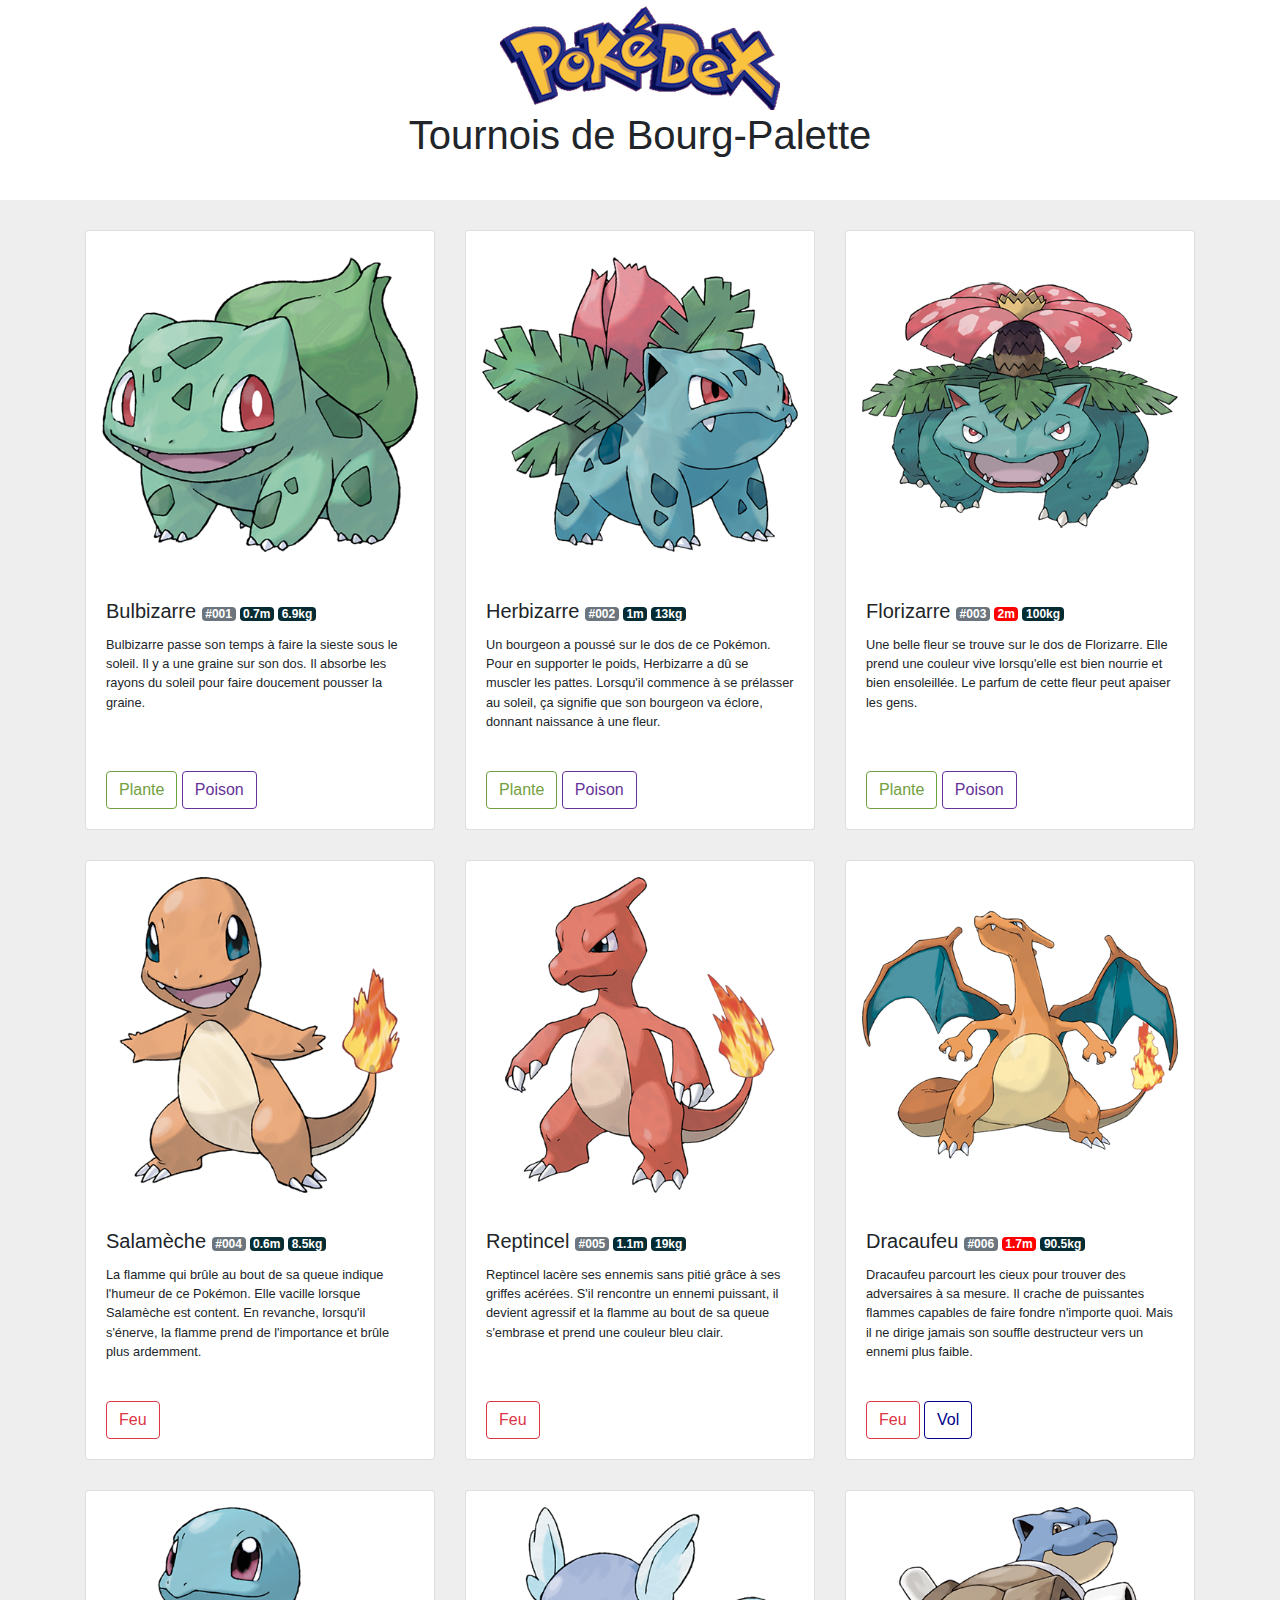
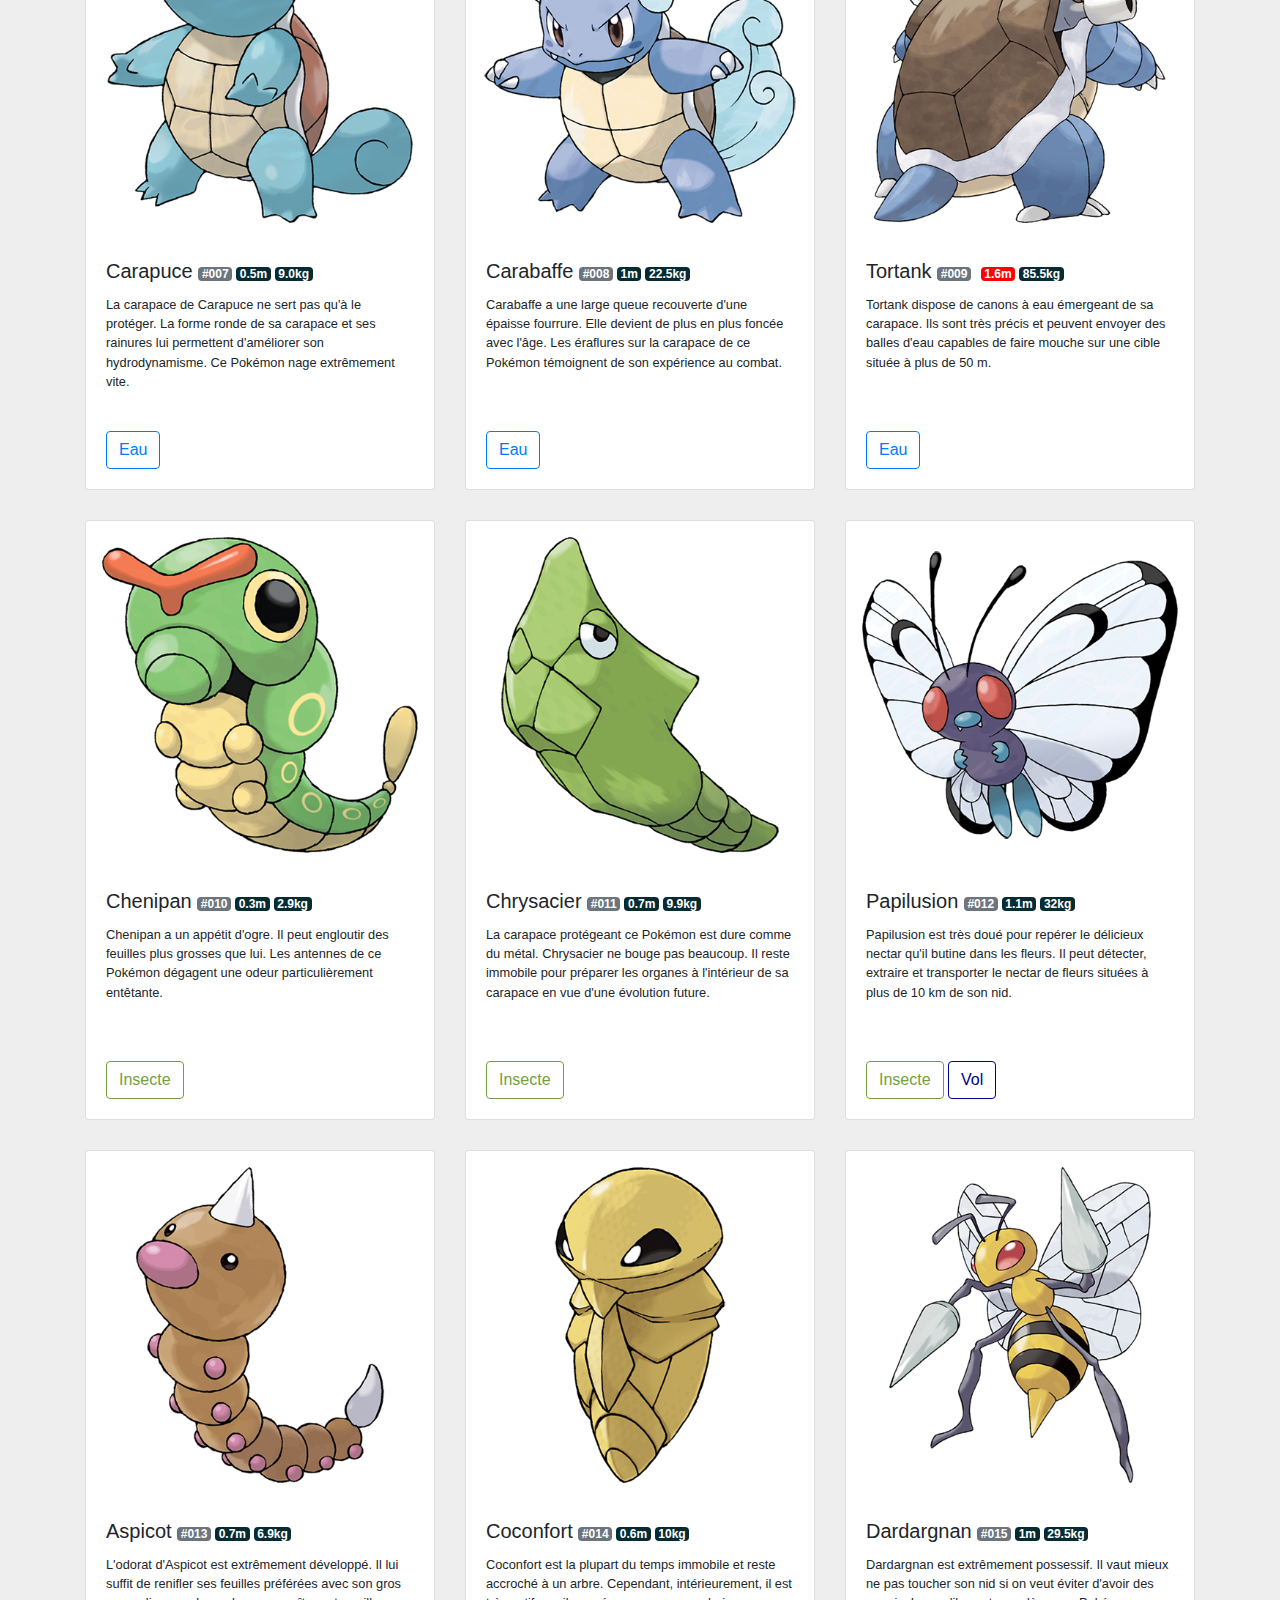
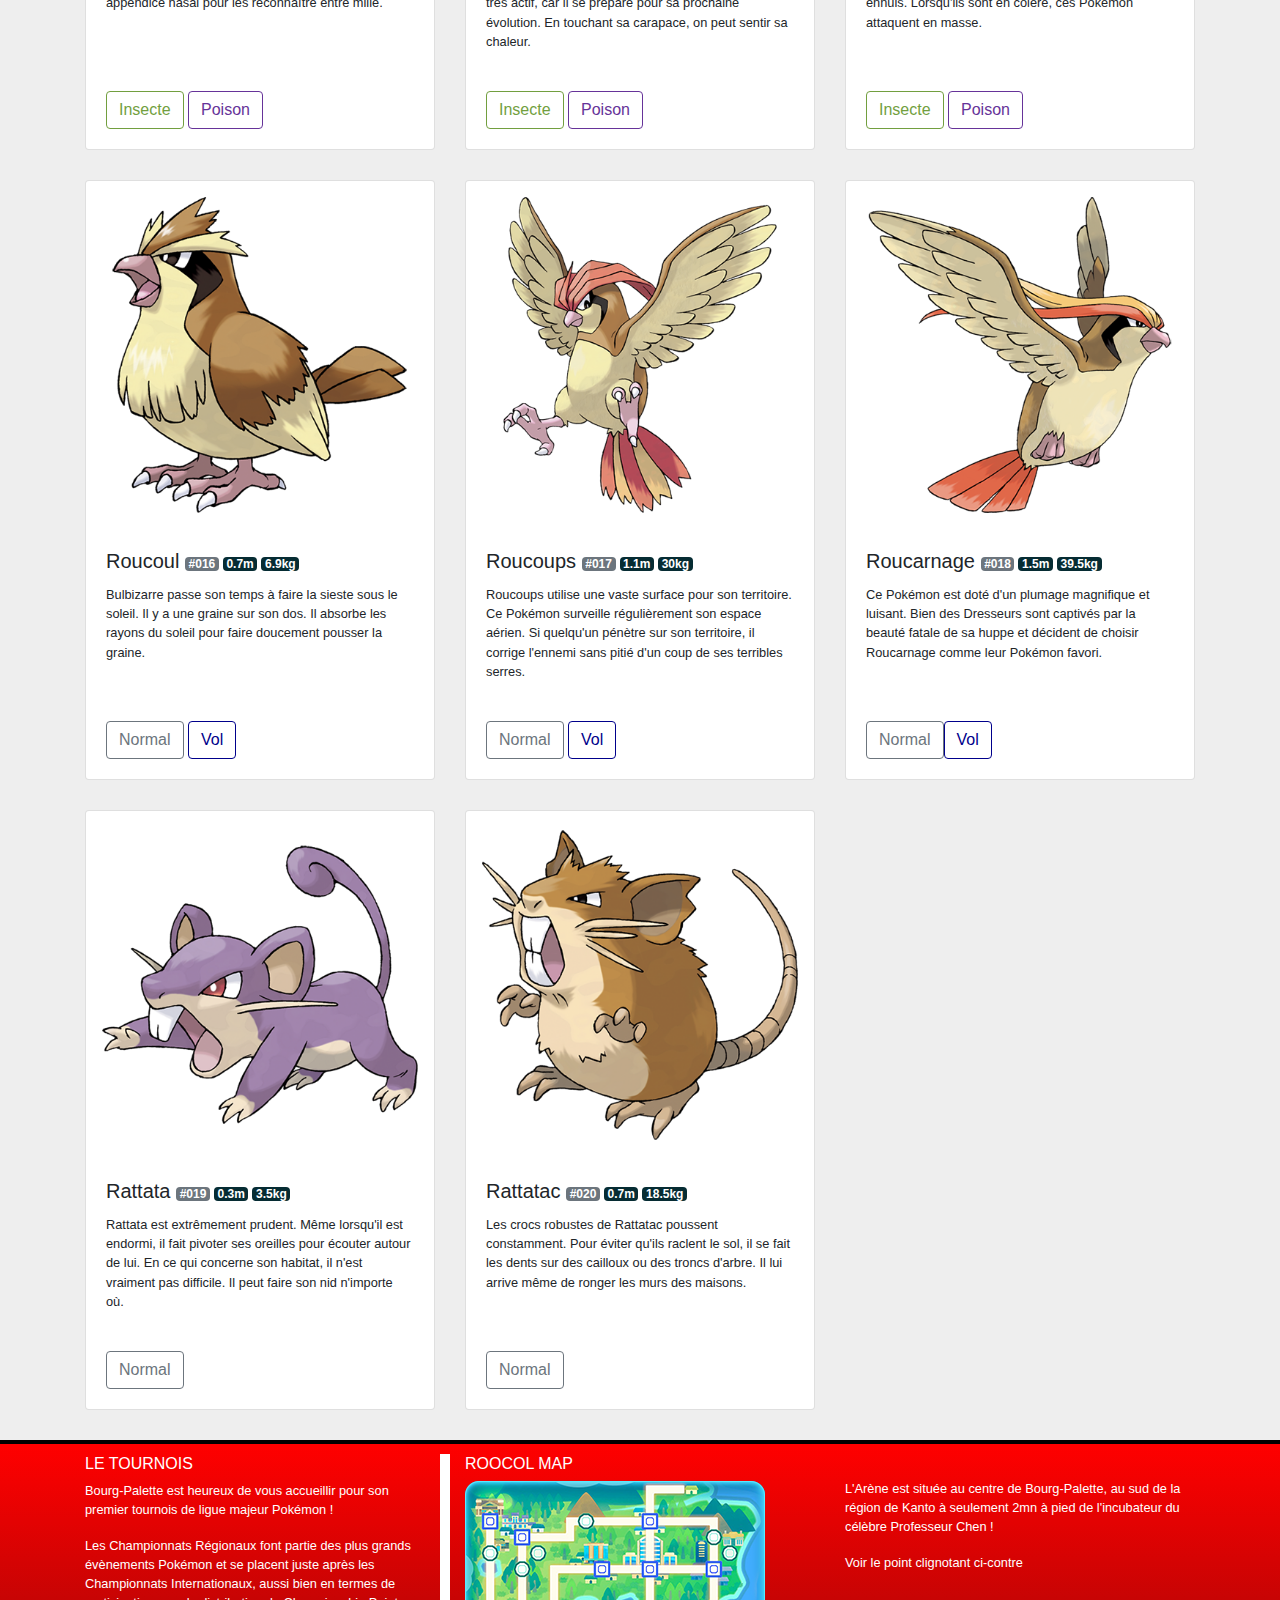
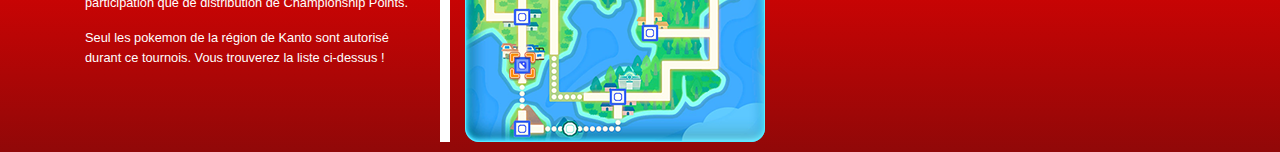
<file: pokedex-master/index.html>
<!doctype html>
<html lang="fr">
<head>
    <meta charset="UTF-8">
    <meta name="viewport"
          content="width=device-width, user-scalable=no, initial-scale=1.0, maximum-scale=1.0, minimum-scale=1.0">
    <meta http-equiv="X-UA-Compatible" content="ie=edge">
    <title>POKEDEX | Ligue Majeur de Bourg-Palette</title>
    <link rel="icon" type="image/png" href="images/favicon.jpg" />
    <link rel="stylesheet" href="bootstrap.min.css" />
    <link rel="stylesheet" href="style.css" />
    <link rel="stylesheet" href="ribbon.css" />
    <!-- <link rel="stylesheet" href="images/blue.css" /> -->
</head>
<body>
    <div id="header">
        <div class="ribbon"><span id="ribbon-content"></span></div>
        <img src="images/logo.png" >
        <h1 class=" light-title">Tournois de Bourg-Palette</h1>
    </div>
    <section class="container">
        <div class="row">
            <div class="col-4">
                <div class="card">
                    <img class="card-img-top" src="images/001.png" alt="Bulbizarre">
                    <div class="card-body">
                        <h5 class="card-title">Bulbizarre <span class="badge badge-secondary">#001</span><span class="badge badge-primary">0.7m</span><span class="badge badge-primary">6.9kg</span></h5>
                        <p class="card-text">Bulbizarre passe son temps à faire la sieste sous le soleil. Il y a une graine sur son dos. Il absorbe les rayons du soleil pour faire doucement pousser la graine. </p>
                        <button type="button" class="btn btn-outline-success">Plante</button>
                        <button type="button" class="btn btn-outline-poison">Poison</button>
                    </div>
                </div>
            </div>
            <div class="col-4">
                <div class="card">
                    <img class="card-img-top" src="images/129.png" alt="Herbizarre">
                    <div class="card-body">
                        <h5 class="card-title">Herbizarre <span class="badge badge-secondary">#002</span><span class="badge badge-primary">1m</span><span class="badge badge-primary">13kg</span></h5>
                        <p class="card-text">Un bourgeon a poussé sur le dos de ce Pokémon. Pour en supporter le poids, Herbizarre a dû se muscler les pattes. Lorsqu'il commence à se prélasser au soleil, ça signifie que son bourgeon va éclore, donnant naissance à une fleur.</p>
                        <button type="button" class="btn btn-outline-success">Plante</button>
                        <button type="button" class="btn btn-outline-poison">Poison</button>
                    </div>
                </div>
            </div>
            <div class="col-4">
                <div class="card">
                    <img class="card-img-top" src="images/003.png" alt="Florizarre">
                    <div class="card-body">
                        <h5 class="card-title">Florizarre <span class="badge badge-secondary">#003</span><span class="badge badge-primary red">2m</span><span class="badge badge-primary">100kg</span></h5>
                        <p class="card-text">Une belle fleur se trouve sur le dos de Florizarre. Elle prend une couleur vive lorsqu'elle est bien nourrie et bien ensoleillée. Le parfum de cette fleur peut apaiser les gens. </p>
                        <button type="button" class="btn btn-outline-success">Plante</button>
                        <button type="button" class="btn btn-outline-poison">Poison</button>
                    </div>
                </div>
            </div>
            <div class="col-4">
                <div class="card">
                    <img class="card-img-top" src="images/004.png" alt="Salamèche">
                    <div class="card-body">
                        <h5 class="card-title">Salamèche <span class="badge badge-secondary">#004</span><span class="badge badge-primary">0.6m</span><span class="badge badge-primary">8.5kg</span></h5>
                        <p class="card-text">La flamme qui brûle au bout de sa queue indique l'humeur de ce Pokémon. Elle vacille lorsque Salamèche est content. En revanche, lorsqu'il s'énerve, la flamme prend de l'importance et brûle plus ardemment. </p>
                        <button type="button" class="btn btn-outline-danger">Feu</button>
                    </div>
                </div>
            </div>
            <div class="col-4">
                <div class="card">
                    <img class="card-img-top" src="images/005.png" alt="Reptincel">
                    <div class="card-body">
                        <h5 class="card-title">Reptincel <span class="badge badge-secondary">#005</span><span class="badge badge-primary">1.1m</span><span class="badge badge-primary">19kg</span></h5>
                        <p class="card-text">Reptincel lacère ses ennemis sans pitié grâce à ses griffes acérées. S'il rencontre un ennemi puissant, il devient agressif et la flamme au bout de sa queue s'embrase et prend une couleur bleu clair. </p>
                        <button type="button" class="btn btn-outline-danger">Feu</button>
                    </div>
                </div>
            </div>
            <div class="col-4">
                <div class="card">
                    <img class="card-img-top" src="images/006.png" alt="Dracaufeu">
                    <div class="card-body">
                        <h5 class="card-title">Dracaufeu <span class="badge badge-secondary">#006</span><span class="badge badge-primary red">1.7m</span><span class="badge badge-primary">90.5kg</span></h5>
                        <p class="card-text">Dracaufeu parcourt les cieux pour trouver des adversaires à sa mesure. Il crache de puissantes flammes capables de faire fondre n'importe quoi. Mais il ne dirige jamais son souffle destructeur vers un ennemi plus faible.  </p>
                        <button type="button" class="btn btn-outline-danger">Feu</button>
                        <button type="button" class="btn btn-outline-info">Vol</button>
                    </div>
                </div>
            </div>
            <div class="col-4">
                <div class="card">
                    <img class="card-img-top" src="images/007.png" alt="Carapuce">
                    <div class="card-body">
                        <h5 class="card-title">Carapuce <span class="badge badge-secondary">#007</span><span class="badge badge-primary">0.5m</span><span class="badge badge-primary">9.0kg</span></h5>
                        <p class="card-text">La carapace de Carapuce ne sert pas qu'à le protéger. La forme ronde de sa carapace et ses rainures lui permettent d'améliorer son hydrodynamisme. Ce Pokémon nage extrêmement vite.  </p>
                        <button type="button" class="btn btn-outline-primary">Eau</button>
                    </div>
                </div>
            </div>
            <div class="col-4">
                <div class="card">
                    <img class="card-img-top" src="images/008.png" alt="Carabaffe">
                    <div class="card-body">
                        <h5 class="card-title">Carabaffe <span class="badge badge-secondary">#008</span><span class="badge badge-primary">1m</span><span class="badge badge-primary">22.5kg</span></h5>
                        <p class="card-text">Carabaffe a une large queue recouverte d'une épaisse fourrure. Elle devient de plus en plus foncée avec l'âge. Les éraflures sur la carapace de ce Pokémon témoignent de son expérience au combat. </p>
                        <button type="button" class="btn btn-outline-primary">Eau</button>
                    </div>
                </div>
            </div>
            <div class="col-4">
                <div class="card">
                    <img class="card-img-top" src="images/tortank.png" alt="Tortank">
                    <div class="card-body">
                        <h5 class="card-title">Tortank <span class="badge badge-secondary">#009</span> <span class="badge badge-primary red">1.6m</span><span class="badge badge-primary">85.5kg</span></h5>
                        <p class="card-text">Tortank dispose de canons à eau émergeant de sa carapace. Ils sont très précis et peuvent envoyer des balles d'eau capables de faire mouche sur une cible située à plus de 50 m. </p>
                        <button type="button" class="btn btn-outline-primary">Eau</button>
                    </div>
                </div>
            </div>
            <div class="col-4">
                <div class="card">
                    <img class="card-img-top" src="images/010.png" alt="Chenipan">
                    <div class="card-body">
                        <h5 class="card-title">Chenipan <span class="badge badge-secondary">#010</span><span class="badge badge-primary">0.3m</span><span class="badge badge-primary">2.9kg</span></h5>
                        <p class="card-text">Chenipan a un appétit d'ogre. Il peut engloutir des feuilles plus grosses que lui. Les antennes de ce Pokémon dégagent une odeur particulièrement entêtante.  </p>
                        <button type="button" class="btn btn-outline-success">Insecte</button>
                    </div>
                </div>
            </div>
            <div class="col-4">
                <div class="card">
                    <img class="card-img-top" src="images/011.png" alt="Chrysacier">
                    <div class="card-body">
                        <h5 class="card-title">Chrysacier <span class="badge badge-secondary">#011</span><span class="badge badge-primary">0.7m</span><span class="badge badge-primary">9.9kg</span></h5>
                        <p class="card-text">La carapace protégeant ce Pokémon est dure comme du métal. Chrysacier ne bouge pas beaucoup. Il reste immobile pour préparer les organes à l'intérieur de sa carapace en vue d'une évolution future. </p>
                        <button type="button" class="btn btn-outline-success">Insecte</button>
                    </div>
                </div>
            </div>
            <div class="col-4">
                <div class="card">
                    <img class="card-img-top" src="images/012.png" alt="Papilusion">
                    <div class="card-body">
                        <h5 class="card-title">Papilusion <span class="badge badge-secondary">#012</span><span class="badge badge-primary">1.1m</span><span class="badge badge-primary">32kg</span></h5>
                        <p class="card-text">Papilusion est très doué pour repérer le délicieux nectar qu'il butine dans les fleurs. Il peut détecter, extraire et transporter le nectar de fleurs situées à plus de 10 km de son nid.  </p>
                        <button type="button" class="btn btn-outline-success">Insecte</button>
                        <button type="button" class="btn btn-outline-info">Vol</button>
                    </div>
                </div>
            </div>
            <div class="col-4">
                <div class="card">
                    <img class="card-img-top" src="images/013.png" alt="Aspicot">
                    <div class="card-body">
                        <h5 class="card-title">Aspicot <span class="badge badge-secondary">#013</span><span class="badge badge-primary">0.7m</span><span class="badge badge-primary">6.9kg</span></h5>
                        <p class="card-text">L'odorat d'Aspicot est extrêmement développé. Il lui suffit de renifler ses feuilles préférées avec son gros appendice nasal pour les reconnaître entre mille.  </p>
                        <button type="button" class="btn btn-outline-success">Insecte</button>
                        <button type="button" class="btn btn-outline-poison">Poison</button>
                    </div>
                </div>
            </div>
            <div class="col-4">
                <div class="card">
                    <img class="card-img-top" src="images/014.png" alt="Coconfort">
                    <div class="card-body">
                        <h5 class="card-title">Coconfort <span class="badge badge-secondary">#014</span><span class="badge badge-primary">0.6m</span><span class="badge badge-primary">10kg</span></h5>
                        <p class="card-text">Coconfort est la plupart du temps immobile et reste accroché à un arbre. Cependant, intérieurement, il est très actif, car il se prépare pour sa prochaine évolution. En touchant sa carapace, on peut sentir sa chaleur.</p>
                        <button type="button" class="btn btn-outline-success">Insecte</button>
                        <button type="button" class="btn btn-outline-poison">Poison</button>
                    </div>
                </div>
            </div>
            <div class="col-4">
                <div class="card">
                    <img class="card-img-top" src="images/015.png" alt="Dardargnan">
                    <div class="card-body">
                        <h5 class="card-title"><span>Dardargnan</span> <span class="badge badge-secondary">#015</span><span class="badge badge-primary">1m</span><span class="badge badge-primary">29.5kg</span></h5>
                        <p class="card-text">Dardargnan est extrêmement possessif. Il vaut mieux ne pas toucher son nid si on veut éviter d'avoir des ennuis. Lorsqu'ils sont en colère, ces Pokémon attaquent en masse. </p>
                        <button type="button" class="btn btn-outline-success">Insecte</button>
                        <button type="button" class="btn btn-outline-poison">Poison</button>
                    </div>
                </div>
            </div>
            <div class="col-4">
            <div class="card">
            <img class="card-img-top" src="images/016.png" alt="Roucoul">
            <div class="card-body">
            <h5 class="card-title">Roucoul <span class="badge badge-secondary">#016</span><span class="badge badge-primary">0.7m</span><span class="badge badge-primary">6.9kg</span></h5>
            <p class="card-text">Bulbizarre passe son temps à faire la sieste sous le soleil. Il y a une graine sur son dos. Il absorbe les rayons du soleil pour faire doucement pousser la graine. </p>
            <button type="button" class="btn btn-outline-secondary">Normal</button>
            <button type="button" class="btn btn-outline-info">Vol</button>
            </div></div></div><div class="col-4"><div class="card"><img class="card-img-top" src="images/017.png" alt="Roucoups"><div class="card-body">
            <h5 class="card-title">Roucoups <span class="badge badge-secondary">#017</span><span class="badge badge-primary">1.1m</span><span class="badge badge-primary">30kg</span></h5><p class="card-text">Roucoups utilise une vaste surface pour son territoire. Ce Pokémon surveille régulièrement son espace aérien. Si quelqu'un pénètre sur son territoire, il corrige l'ennemi sans pitié d'un coup de ses terribles serres. </p>
            <button type="button" class="btn btn-outline-secondary">Normal</button>
            <button type="button" class="btn btn-outline-info">Vol</button></div></div></div><div id="warning"><p>Ce morceau de code permet de voir que la page est chargée correctement ! Ne pas toucher svp !</p></div><div class="col-4">
            <div class="card"><img class="card-img-top" src="images/018.png" alt="Roucarnage"><div class="card-body">
            <h5 class="card-title">Roucarnage <span class="badge badge-secondary">#018</span><span class="badge badge-primary">1.5m</span><span class="badge badge-primary">39.5kg</span></h5>
            <p class="card-text">Ce Pokémon est doté d'un plumage magnifique et luisant. Bien des Dresseurs sont captivés par la beauté fatale de sa huppe et décident de choisir Roucarnage comme leur Pokémon favori. </p><button type="button" class="btn btn-outline-secondary">Normal</button><button type="button" class="btn btn-outline-info">Vol</button></div></div></div><div class="col-4"><div class="card"><img class="card-img-top" src="images/025.png" alt="Rattata"><div class="card-body">
            <h5 class="card-title">Rattata <span class="badge badge-secondary">#019</span><span class="badge badge-primary">0.3m</span><span class="badge badge-primary">3.5kg</span></h5>
            <p class="card-text">Rattata est extrêmement prudent. Même lorsqu'il est endormi, il fait pivoter ses oreilles pour écouter autour de lui. En ce qui concerne son habitat, il n'est vraiment pas difficile. Il peut faire son nid n'importe où.  </p>
            <button type="button" class="btn btn-outline-secondary">Normal</button></div></div>
            </div>
            <div class="col-4">
                <div class="card">
                    <img class="card-img-top" src="images/020.png" alt="Rattatac">
                    <div class="card-body">
                        <h5 class="card-title">Rattatac <span class="badge badge-secondary">#020</span><span class="badge badge-primary">0.7m</span><span class="badge badge-primary">18.5kg</span></h5>
                        <p class="card-text">Les crocs robustes de Rattatac poussent constamment. Pour éviter qu'ils raclent le sol, il se fait les dents sur des cailloux ou des troncs d'arbre. Il lui arrive même de ronger les murs des maisons. </p>
                        <button type="button" class="btn btn-outline-secondary">Normal</button>
                    </div>
                </div>
            </div>
        </div>
    </section>

    <footer class="layout">
        <div class="container">
            <div class="row">
                <div class="col-sm-4 border-right">
                    <h2 class="light light-up">Le tournois</h2>
                    <p class="light light-content">Bourg-Palette est heureux de vous accueillir pour son premier tournois de ligue majeur Pokémon !</p>
                    <p class="light light-content">Les Championnats Régionaux font partie des plus grands évènements Pokémon et se placent juste après les Championnats Internationaux, aussi bien en termes de participation que de distribution de Championship Points.</p>
                    <p class="light light-content">Seul les pokemon de la région de Kanto sont autorisé durant ce tournois. Vous trouverez la liste ci-dessus !</p>
                </div>
                <div class="col-sm-4">
                    <h2 class="light light-up">Roocol Map</h2>
                    <img src="images/map.png" />
                </div>
                <div class="col-sm-4">
                    <div class="mar-top">
                        <p class="light light-content">L'Arène est située au centre de Bourg-Palette, au sud de la région de Kanto à seulement 2mn à pied de l'incubateur du célèbre Professeur Chen !</p>
                        <p class="light light-content">Voir le point clignotant ci-contre</p>
                    </div>
                </div>
            </div>
        </div>
    </footer>

    <script src="bootstrap.min.js"></script>
    <script type="text/javascript" src="magicarp.min.js"></script>
</body>
</html>
</file>
<file: pokedex-master/style.css>
body{
    background-color: #EEE;
}

#header {
    /* background: url("images/top.jpg") no-repeat center center fixed; */
    background-color: white;
    -webkit-background-size: cover;
    -moz-background-size: cover;
    -o-background-size: cover;
    background-size: cover;
    height: 200px;
}

.light {
    color: #FFF;
}

.light-title {
    text-align: center;
}

.light-up {
    text-transform: uppercase;
    font-size: 1em;
}

.light-content {
    font-size: .8em;
}

.btn-outline-poison {
    color: rebeccapurple !important;
    border-color: rebeccapurple;
}

.btn-outline-poison:hover {
    background-color: rebeccapurple;
    border-color: rebeccapurple;
}
.btn-outline-info {
    color: darkblue !important;
    border-color: darkblue;
}
.btn-outline-info:hover {
    color: #FFF !important;
    background-color: darkblue;
    border-color: darkblue;
}
.btn-outline-success{
    color: #729F3F !important;
    border-color: #729F3F;
}
.btn-outline-success:hover {
    color: #FFF !important;
    background-color: #729F3F;
    border-color: #729F3F;
}
.badge {
    margin-right: 4px;
    font-size: 60%;
    padding: .1em .3em;
}
.badge-primary {
 background-color: #062c33;
}
.card {
    min-height: 600px;
    margin-top: 30px;
    background-color: #FFF;
}
.card-text {
    height: 120px;
    font-size: 0.8rem;
}
#header img {
    margin: 0 auto;
    display: block;
}
.layout {
    padding: 10px 0;
    background: linear-gradient(#FF0000, #910808);
}
#warning {
    background-color: yellow;
    color: #000;
    padding: 30px;
    margin-top: 20px;
}
#warning p {
    position: relative;
    font-size: 3em;
}

.border-right {
    min-height: 180px;
    border-right: 10px solid #FFFFFF !important;
}

footer {
    min-height: 200px;
    margin-top: 30px;
    border-top: 4px solid #000;
}

.mar-top {
    margin-top: 25px;
}

.semi-light {
    color: #555;
}

.red{
    background-color: red !important;
}
</file>
<file: pokedex-master/ribbon.css>
.ribbon {
    position: absolute;
    right: -5px; top: -5px;
    z-index: 1;
    overflow: hidden;
    width: 75px; height: 75px;
    text-align: right;
}

.lime {
    background-color: lime;
}

.ribbon span {
    font-size: 10px;
    font-weight: bold;
    color: #FFF;
    text-transform: uppercase;
    text-align: center;
    line-height: 20px;
    transform: rotate(45deg);
    -webkit-transform: rotate(45deg);
    width: 100px;
    display: block;
    background: #79A70A;
    background: linear-gradient(#9BC90D 0%, #79A70A 100%);
    box-shadow: 0 3px 10px -5px rgba(0, 0, 0, 1);
    position: absolute;
    top: 19px; right: -21px;
}
.ribbon span::before {
    content: "";
    position: absolute; left: 0px; top: 100%;
    z-index: -1;
    border-left: 3px solid #79A70A;
    border-right: 3px solid transparent;
    border-bottom: 3px solid transparent;
    border-top: 3px solid #79A70A;
}
.ribbon span::after {
    content: "";
    position: absolute; right: 0px; top: 100%;
    z-index: -1;
    border-left: 3px solid transparent;
    border-right: 3px solid #79A70A;
    border-bottom: 3px solid transparent;
    border-top: 3px solid #79A70A;
}
</file>
<file: pokedex-master/images/blue.css>
body :nth-child(4n) {background-color: lime}
</file>
